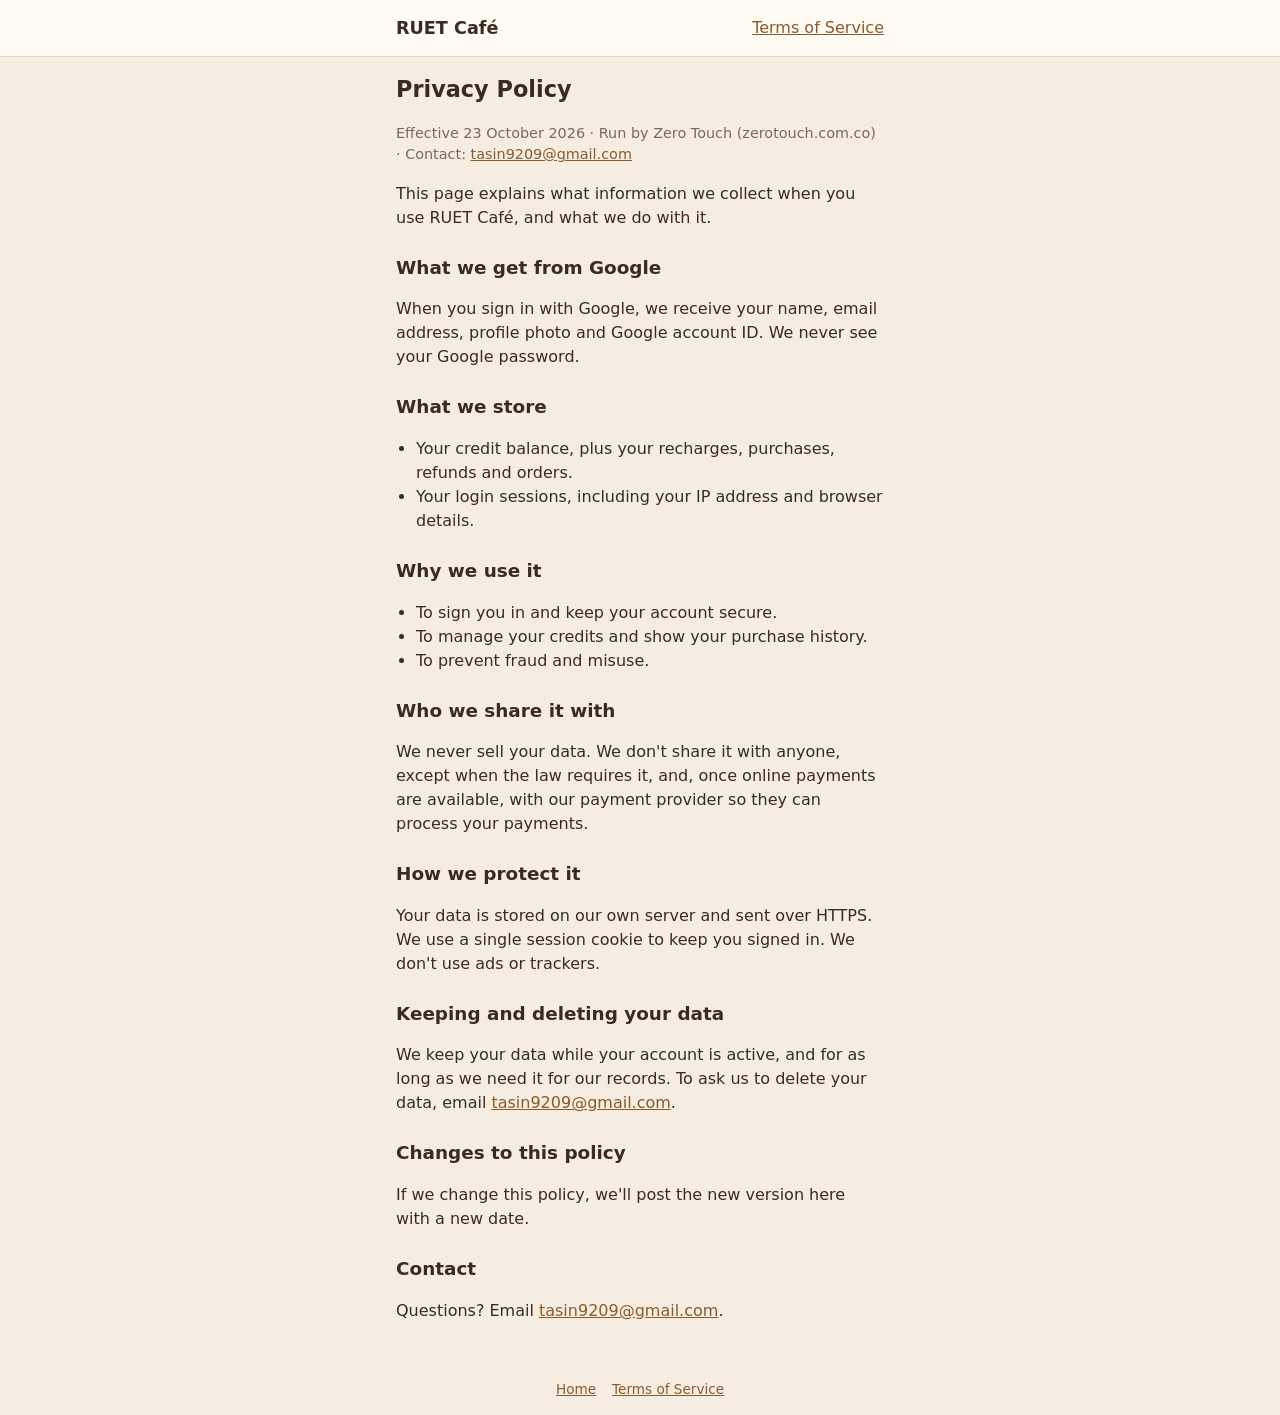
<file: docs/privacy.html>
<!doctype html>
<html lang="en">
<head>
<meta charset="utf-8">
<meta name="viewport" content="width=device-width,initial-scale=1">
<meta http-equiv="Content-Security-Policy" content="default-src 'self'; script-src 'self' https://accounts.google.com/gsi/client; frame-src https://accounts.google.com/gsi/; connect-src 'self' https://accounts.google.com/gsi/; style-src 'self' 'unsafe-inline' https://accounts.google.com/gsi/style; img-src 'self' data: https://*.googleusercontent.com; base-uri 'self'; form-action 'self'">
<meta name="referrer" content="strict-origin-when-cross-origin">
<title>Privacy Policy - RUET Café</title>
<link rel="stylesheet" href="assets/style.css">
</head>
<body>
<header><div class="bar"><a class="brand" href="/">RUET Café</a><a href="/terms">Terms of Service</a></div></header>
<main class="doc">
<h1>Privacy Policy</h1>
<p class="muted">Effective 23 October 2026 · Run by Zero Touch (zerotouch.com.co) · Contact: <a href="mailto:tasin9209@gmail.com">tasin9209@gmail.com</a></p>

<p>This page explains what information we collect when you use RUET Café, and what we do with it.</p>

<h2>What we get from Google</h2>
<p>When you sign in with Google, we receive your name, email address, profile photo and Google account ID. We never see your Google password.</p>

<h2>What we store</h2>
<ul>
<li>Your credit balance, plus your recharges, purchases, refunds and orders.</li>
<li>Your login sessions, including your IP address and browser details.</li>
</ul>

<h2>Why we use it</h2>
<ul>
<li>To sign you in and keep your account secure.</li>
<li>To manage your credits and show your purchase history.</li>
<li>To prevent fraud and misuse.</li>
</ul>

<h2>Who we share it with</h2>
<p>We never sell your data. We don't share it with anyone, except when the law requires it, and, once online payments are available, with our payment provider so they can process your payments.</p>

<h2>How we protect it</h2>
<p>Your data is stored on our own server and sent over HTTPS. We use a single session cookie to keep you signed in. We don't use ads or trackers.</p>

<h2>Keeping and deleting your data</h2>
<p>We keep your data while your account is active, and for as long as we need it for our records. To ask us to delete your data, email <a href="mailto:tasin9209@gmail.com">tasin9209@gmail.com</a>.</p>

<h2>Changes to this policy</h2>
<p>If we change this policy, we'll post the new version here with a new date.</p>

<h2>Contact</h2>
<p>Questions? Email <a href="mailto:tasin9209@gmail.com">tasin9209@gmail.com</a>.</p>
</main>
<footer><a href="/">Home</a><a href="/terms">Terms of Service</a></footer>
</body>
</html>
</file>
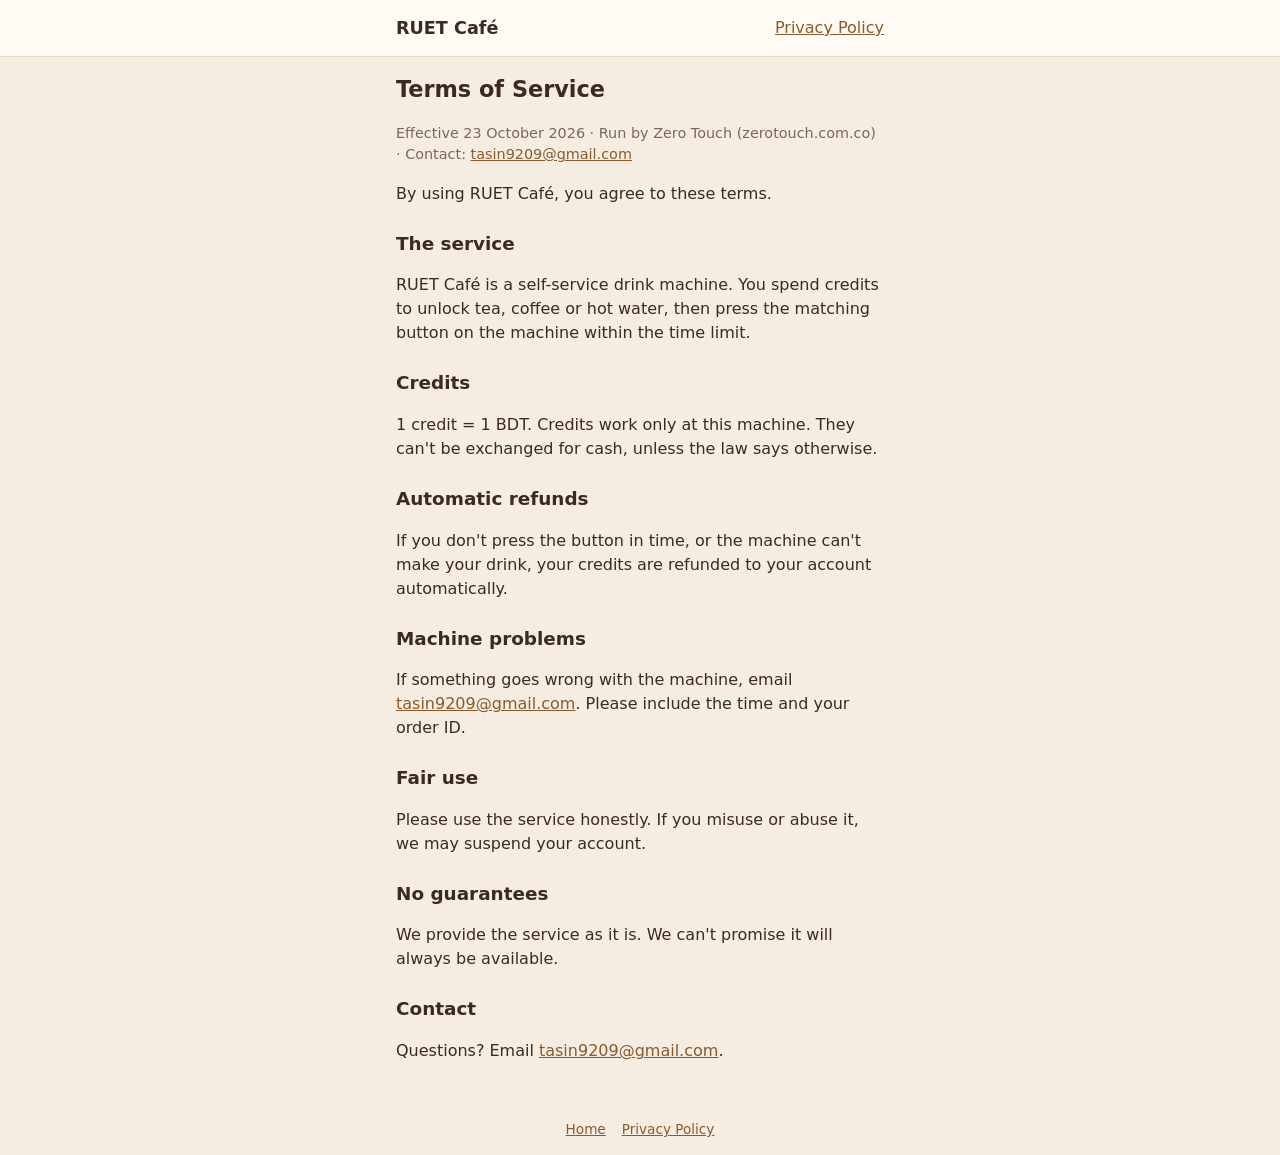
<file: docs/terms.html>
<!doctype html>
<html lang="en">
<head>
<meta charset="utf-8">
<meta name="viewport" content="width=device-width,initial-scale=1">
<meta http-equiv="Content-Security-Policy" content="default-src 'self'; script-src 'self' https://accounts.google.com/gsi/client; frame-src https://accounts.google.com/gsi/; connect-src 'self' https://accounts.google.com/gsi/; style-src 'self' 'unsafe-inline' https://accounts.google.com/gsi/style; img-src 'self' data: https://*.googleusercontent.com; base-uri 'self'; form-action 'self'">
<meta name="referrer" content="strict-origin-when-cross-origin">
<title>Terms of Service - RUET Café</title>
<link rel="stylesheet" href="assets/style.css">
</head>
<body>
<header><div class="bar"><a class="brand" href="/">RUET Café</a><a href="/privacy">Privacy Policy</a></div></header>
<main class="doc">
<h1>Terms of Service</h1>
<p class="muted">Effective 23 October 2026 · Run by Zero Touch (zerotouch.com.co) · Contact: <a href="mailto:tasin9209@gmail.com">tasin9209@gmail.com</a></p>

<p>By using RUET Café, you agree to these terms.</p>

<h2>The service</h2>
<p>RUET Café is a self-service drink machine. You spend credits to unlock tea, coffee or hot water, then press the matching button on the machine within the time limit.</p>

<h2>Credits</h2>
<p>1 credit = 1 BDT. Credits work only at this machine. They can't be exchanged for cash, unless the law says otherwise.</p>

<h2>Automatic refunds</h2>
<p>If you don't press the button in time, or the machine can't make your drink, your credits are refunded to your account automatically.</p>

<h2>Machine problems</h2>
<p>If something goes wrong with the machine, email <a href="mailto:tasin9209@gmail.com">tasin9209@gmail.com</a>. Please include the time and your order ID.</p>

<h2>Fair use</h2>
<p>Please use the service honestly. If you misuse or abuse it, we may suspend your account.</p>

<h2>No guarantees</h2>
<p>We provide the service as it is. We can't promise it will always be available.</p>

<h2>Contact</h2>
<p>Questions? Email <a href="mailto:tasin9209@gmail.com">tasin9209@gmail.com</a>.</p>
</main>
<footer><a href="/">Home</a><a href="/privacy">Privacy Policy</a></footer>
</body>
</html>
</file>
<file: docs/assets/style.css>
:root { --bg:#f6ede2; --card:#fffaf3; --ink:#3b2a20; --muted:#7a685a; --line:#e6d8c6; --accent:#8b5a2b; --on-accent:#fff;
        --ok:#2e7d46; --bad:#b3261e; --warn:#a35a00; --ok-bg:#e3f4e8; --warn-bg:#fdebd3; --bad-bg:#fbe0dc; --off:#9a8a7c; --shadow:0 2px 8px rgba(59,42,32,.08); }
@media (prefers-color-scheme: dark) {
  :root { --bg:#1a1410; --card:#251d17; --ink:#f3e8dc; --muted:#b5a393; --line:#3a2e25; --accent:#d29a5e; --on-accent:#1a1410;
          --ok:#6fcf8c; --bad:#ff8a80; --warn:#ffb866; --ok-bg:#16301f; --warn-bg:#38260f; --bad-bg:#3a1a17; --off:#7d6e61; --shadow:none; }
}
* { box-sizing:border-box; }
[hidden] { display:none !important; }
body { margin:0; background:var(--bg); color:var(--ink); font:16px/1.5 system-ui,"Noto Sans Bengali","Kalpurush",sans-serif; }
main, .bar, footer { max-width:520px; margin:0 auto; padding:0 16px; }
main.wide, .wide .bar { max-width:960px; }
main { padding-bottom:24px; }
h1 { font-size:1.4rem; margin:16px 0; } h2 { font-size:1.15rem; margin:0 0 12px; } h3 { font-size:1rem; margin:16px 0 8px; }
a { color:var(--accent); }
.muted { color:var(--muted); font-size:.9rem; }
.center { text-align:center; }
.card { background:var(--card); border-radius:16px; padding:16px; margin-bottom:16px; box-shadow:var(--shadow); border:1px solid var(--line); }
header { background:var(--card); border-bottom:1px solid var(--line); position:sticky; top:0; z-index:5; margin-bottom:16px; }
.bar { display:flex; align-items:center; gap:10px; min-height:56px; }
.brand { font-weight:700; font-size:1.1rem; text-decoration:none; color:var(--ink); margin-right:auto; }
.pill { background:var(--accent); color:var(--on-accent); border-radius:999px; padding:4px 12px; font-weight:600; text-decoration:none; font-size:.9rem; }
.avatar { width:32px; height:32px; border-radius:50%; background:var(--line); object-fit:cover; flex:none; }
.menu-btn { width:44px; height:44px; margin:0; padding:0; background:transparent; color:var(--ink); font-size:1.5rem; border-radius:10px; }
#menu { max-width:520px; margin:0 auto; padding:0 16px 12px; display:flex; flex-direction:column; }
#menu a, #menu button { display:block; width:100%; text-align:left; padding:12px 8px; margin:0; background:none; color:var(--ink); border:0; border-top:1px solid var(--line); text-decoration:none; font:inherit; border-radius:0; cursor:pointer; }
button, .btn { display:block; width:100%; margin-bottom:12px; padding:16px; min-height:48px; border:0; border-radius:14px; background:var(--accent); color:var(--on-accent);
               font:inherit; font-size:1.05rem; font-weight:600; cursor:pointer; text-align:center; text-decoration:none; }
button:last-child { margin-bottom:0; }
button:disabled { background:var(--off); color:#fff; opacity:.6; cursor:not-allowed; }
button.secondary, .btn.secondary { background:transparent; color:var(--ink); border:1px solid var(--line); }
button.link { display:inline; width:auto; margin:0; padding:0; min-height:0; background:none; color:var(--accent); text-decoration:underline; font-size:inherit; font-weight:400; }
button.small { display:inline-block; width:auto; margin:0 4px 0 0; padding:6px 12px; min-height:36px; font-size:.9rem; }
:focus-visible { outline:3px solid var(--accent); outline-offset:2px; }
#status { display:flex; align-items:center; gap:10px; font-weight:600; }
#status.ready { background:var(--ok-bg); color:var(--ok); } #status.heating { background:var(--warn-bg); color:var(--warn); } #status.fault { background:var(--bad-bg); color:var(--bad); }
#dot { flex:none; width:12px; height:12px; border-radius:50%; background:var(--off); }
#dot.on { background:var(--ok); } #dot.off { background:var(--bad); }
.who { display:flex; align-items:center; gap:12px; } .who .avatar { width:44px; height:44px; }
.drink { display:flex; justify-content:space-between; align-items:center; text-align:left; }
.drink small { font-weight:400; opacity:.9; font-size:.9rem; }
.msg { text-align:center; font-weight:600; } .msg.err { color:var(--bad); }
.big { font-size:3rem; font-weight:700; line-height:1.1; margin:8px 0; }
.item { display:flex; justify-content:space-between; gap:12px; padding:12px 0; border-top:1px solid var(--line); }
.item:first-child { border-top:0; } .item .side { text-align:right; flex:none; font-weight:600; }
.plus { color:var(--ok); } .minus { color:var(--bad); }
.badge { display:inline-block; padding:2px 10px; border-radius:999px; font-size:.8rem; font-weight:600; background:var(--line); }
.badge.completed { background:var(--ok-bg); color:var(--ok); } .badge.pending { background:var(--warn-bg); color:var(--warn); } .badge.refunded { background:var(--bad-bg); color:var(--bad); }
.tabs { display:flex; gap:8px; margin-bottom:16px; } .tabs button { margin:0; padding:10px; background:transparent; color:var(--ink); border:1px solid var(--line); }
.tabs button[aria-selected="true"] { background:var(--accent); color:var(--on-accent); border-color:var(--accent); }
.pkgs { display:grid; grid-template-columns:1fr 1fr; gap:12px; } .pkgs button { margin:0; display:flex; flex-direction:column; gap:2px; }
label { display:block; font-weight:600; margin:0 0 12px; }
input, select { display:block; width:100%; margin-top:4px; padding:12px; min-height:48px; font:inherit; color:var(--ink); background:var(--bg); border:1px solid var(--line); border-radius:10px; }
.row { display:flex; gap:8px; } .row > * { flex:1; } .row button { flex:none; width:auto; margin:0; }
.tablewrap { overflow-x:auto; } table { border-collapse:collapse; width:100%; font-size:.88rem; }
th, td { text-align:left; padding:8px; border-bottom:1px solid var(--line); white-space:nowrap; } th { color:var(--muted); font-weight:600; }
dialog { border:1px solid var(--line); border-radius:16px; background:var(--card); color:var(--ink); max-width:420px; width:calc(100% - 32px); padding:20px; }
dialog::backdrop { background:rgba(0,0,0,.5); }
dl { display:grid; grid-template-columns:1fr auto; gap:6px 12px; margin:0 0 12px; } dd { margin:0; font-weight:600; text-align:right; }
#toast { position:fixed; left:16px; right:16px; bottom:16px; max-width:420px; margin:0 auto; padding:14px 16px; border-radius:12px; background:var(--ink); color:var(--bg); font-weight:600; text-align:center; z-index:20; }
#toast.err { background:var(--bad); color:#fff; }
.gbtn { display:flex; justify-content:center; margin:12px 0; min-height:44px; }
footer { padding:16px; text-align:center; font-size:.85rem; } footer a { margin:0 8px; }
.doc h2 { margin-top:24px; } .doc ul { padding-left:20px; }
</file>
